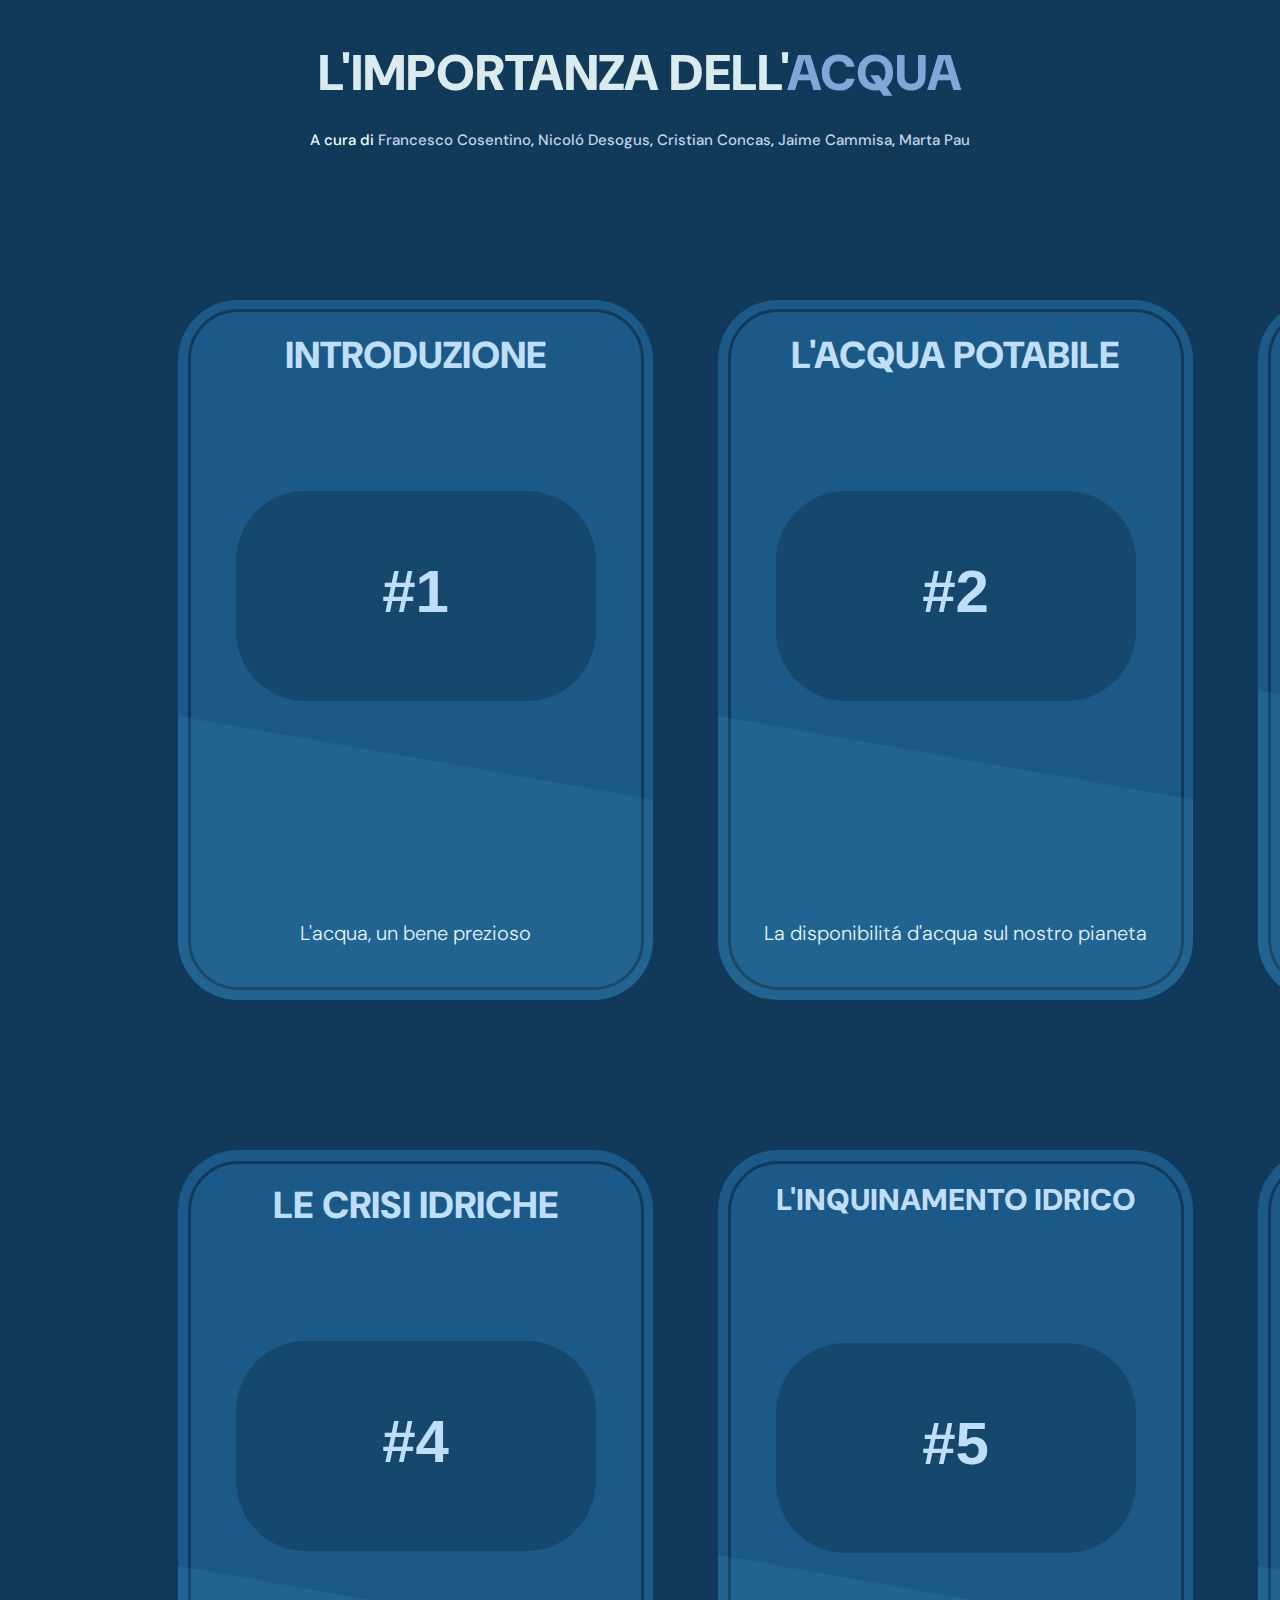
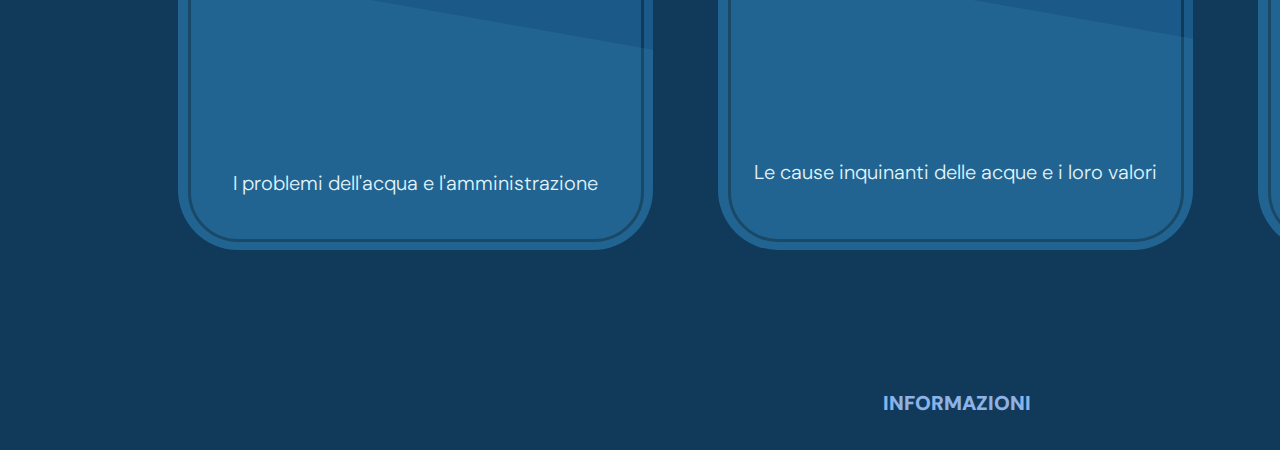
<file: index.html>
<!DOCTYPE html>
<html lang="en">
<head>
    <link rel="stylesheet" href="css/home.css">
    <link rel="preconnect" href="https://fonts.googleapis.com">
    <link rel="preconnect" href="https://fonts.gstatic.com" crossorigin>
    <link href="https://fonts.googleapis.com/css2?family=DM+Sans:ital,opsz,wght@0,9..40,100..1000;1,9..40,100..1000&display=swap" rel="stylesheet">
    <title>Indice | L'acqua</title>
    <link rel="icon" type="image/x-icon" href="img/favicon.ico"/>
</head>
<body>
    <h1>L'IMPORTANZA DELL'<mark>ACQUA</mark></h1>
    <a href="text/info.pdf"><h4>INFORMAZIONI</h4></a>
    <h4>A cura di <mark1>Francesco Cosentino</mark1>, <mark1>Nicoló Desogus</mark1>, <mark1>Cristian Concas</mark1>, <mark1>Jaime Cammisa</mark1>, <mark1>Marta Pau</mark1></h4> 
    <div class="containerintro">
        <h2>INTRODUZIONE</h2>
        <button onclick="r1()">
            <h3>#1</h3>
            <img src="img/arrow.png" alt="arrow">
        </button>
        <p>L'acqua, un bene prezioso</p>
        <div class="oci"></div>
        <div class="ri"></div>
    </div>
    <div class="containerpot">
        <h2>L'ACQUA POTABILE</h2>
        <button onclick="r2()">
            <h3>#2</h3>
            <img src="img/arrow.png" alt="arrow">
        </button>
        <p>La disponibilitá d'acqua sul nostro pianeta</p>
        <div class="oci"></div>
        <div class="ri"></div>
    </div>
    <div class="containercon">
        <h2>CONSERVAZIONE IDRICA</h2>
        <button onclick="r3()">
            <h3>#3</h3>
            <img src="img/arrow.png" alt="arrow">
        </button>
        <p>L'organizzazione delle risorse d'acqua potabile</p>
        <div class="oci"></div>
        <div class="ri"></div>
    </div>
    <div class="containercri">
        <h2>LE CRISI IDRICHE</h2>
        <button onclick="r4()">
            <h3>#4</h3>
            <img src="img/arrow.png" alt="arrow">
        </button>
        <p>I problemi dell'acqua e l'amministrazione</p>
        <div class="oci"></div>
        <div class="ri"></div>
    </div>
    <div class="containerinq">
        <h2>L'INQUINAMENTO IDRICO</h2>
        <button onclick="r5()">
            <h3>#5</h3>
            <img src="img/arrow.png" alt="arrow">
        </button>
        <p>Le cause inquinanti delle acque e i loro valori</p>
        <div class="oci"></div>
        <div class="ri"></div>
    </div>
    <div class="containeredu">
        <h2>EDUCAZIONE CIVICA</h2>
        <button onclick="r6()">
            <h3>#6</h3>
            <img src="img/arrow.png" alt="arrow">
        </button>
        <p>Educazione al rispetto e alla tutela dell'acqua</p>
        <div class="oci"></div>
        <div class="ri"></div>
    </div>
    <div class="footer"></div>
    <script src="js/home.js"></script>
</body>
</html>
</file>
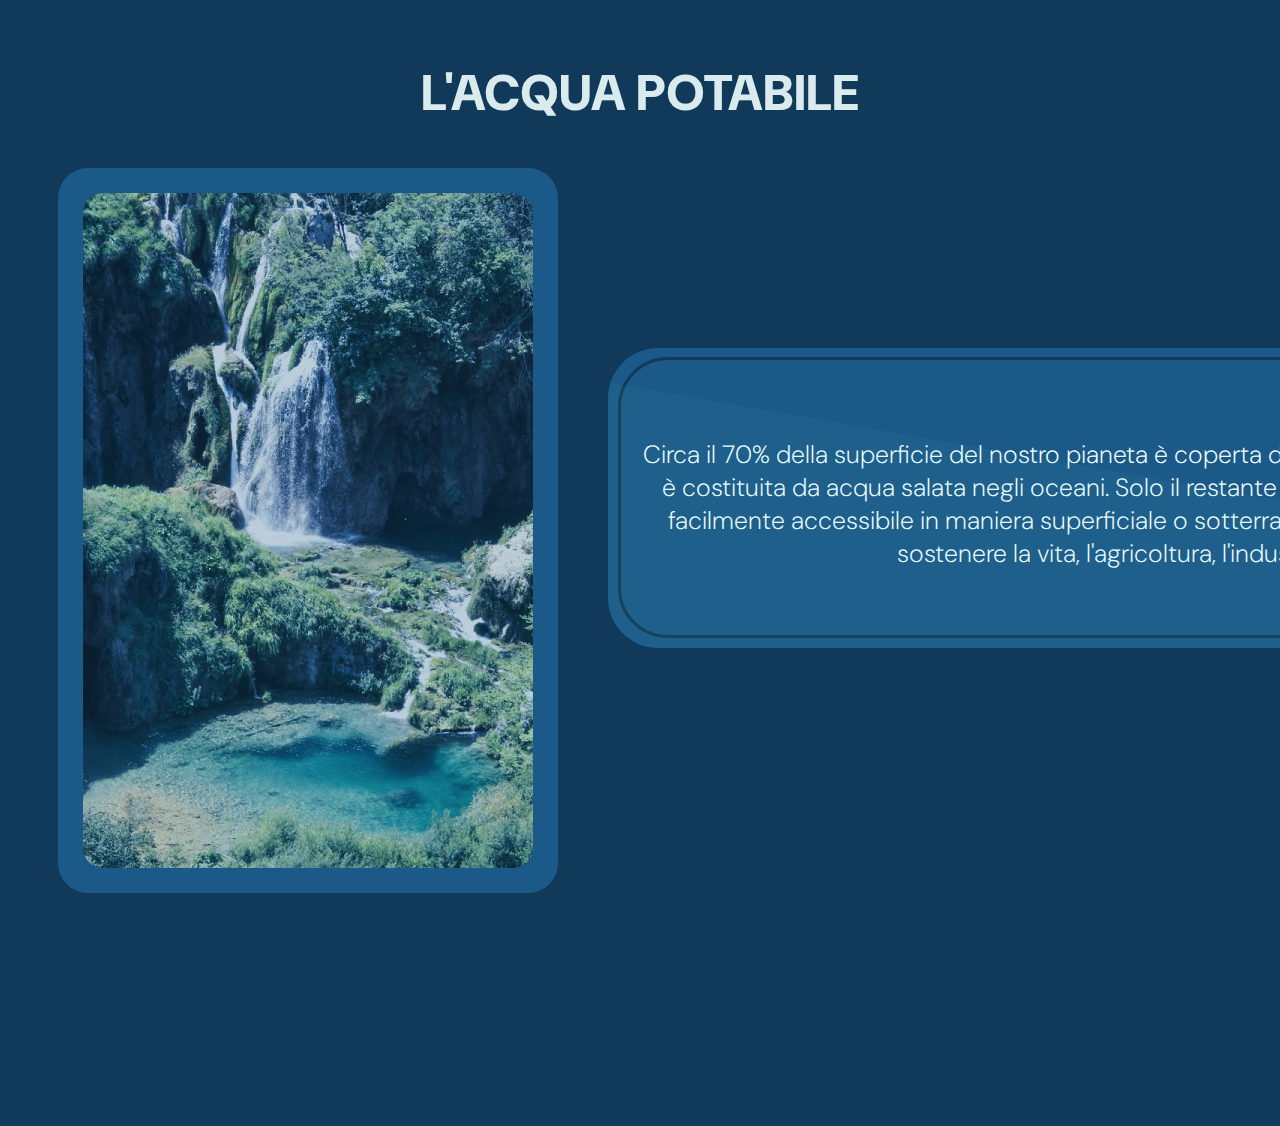
<file: 2.html>
<!DOCTYPE html>
<html lang="en">
<head>
    <link rel="stylesheet" href="css/2.css">
    <link rel="preconnect" href="https://fonts.googleapis.com">
    <link rel="preconnect" href="https://fonts.gstatic.com" crossorigin>
    <link href="https://fonts.googleapis.com/css2?family=DM+Sans:ital,opsz,wght@0,9..40,100..1000;1,9..40,100..1000&display=swap" rel="stylesheet">
    <title>L'acqua potabile | #2</title>
    <link rel="icon" type="image/x-icon" href="img/favicon.ico"/>
</head>
<body>
    <h2>L'ACQUA POTABILE</h2>
    <div class="container">
        <div class="bb"></div>
        <p>Circa il 70% della superficie del nostro pianeta è coperta da acqua, ma la maggior parte di essa, circa il 97%, è costituita da acqua salata negli oceani. Solo il restante 3% è acqua dolce, ma solo un terzo di questa è facilmente accessibile in maniera superficiale o sotterranea. Questa piccola percentuale è cruciale per sostenere la vita, l'agricoltura, l'industria e altre attività umane.</p>
        <div class="oc1"></div>
    </div>
    <div class="imgcon">
        <img src="img/2.jpeg" alt="1">
        <a href="https://images.pexels.com/photos/12827179/pexels-photo-12827179.jpeg?auto=compress&cs=tinysrgb&w=1260&h=750&dpr=1"><h4>Immagine</h4></a>
    </div>
    <div class="footer"></div>
    <script src="js/2.js"></script>
</body>
</html>
</file>
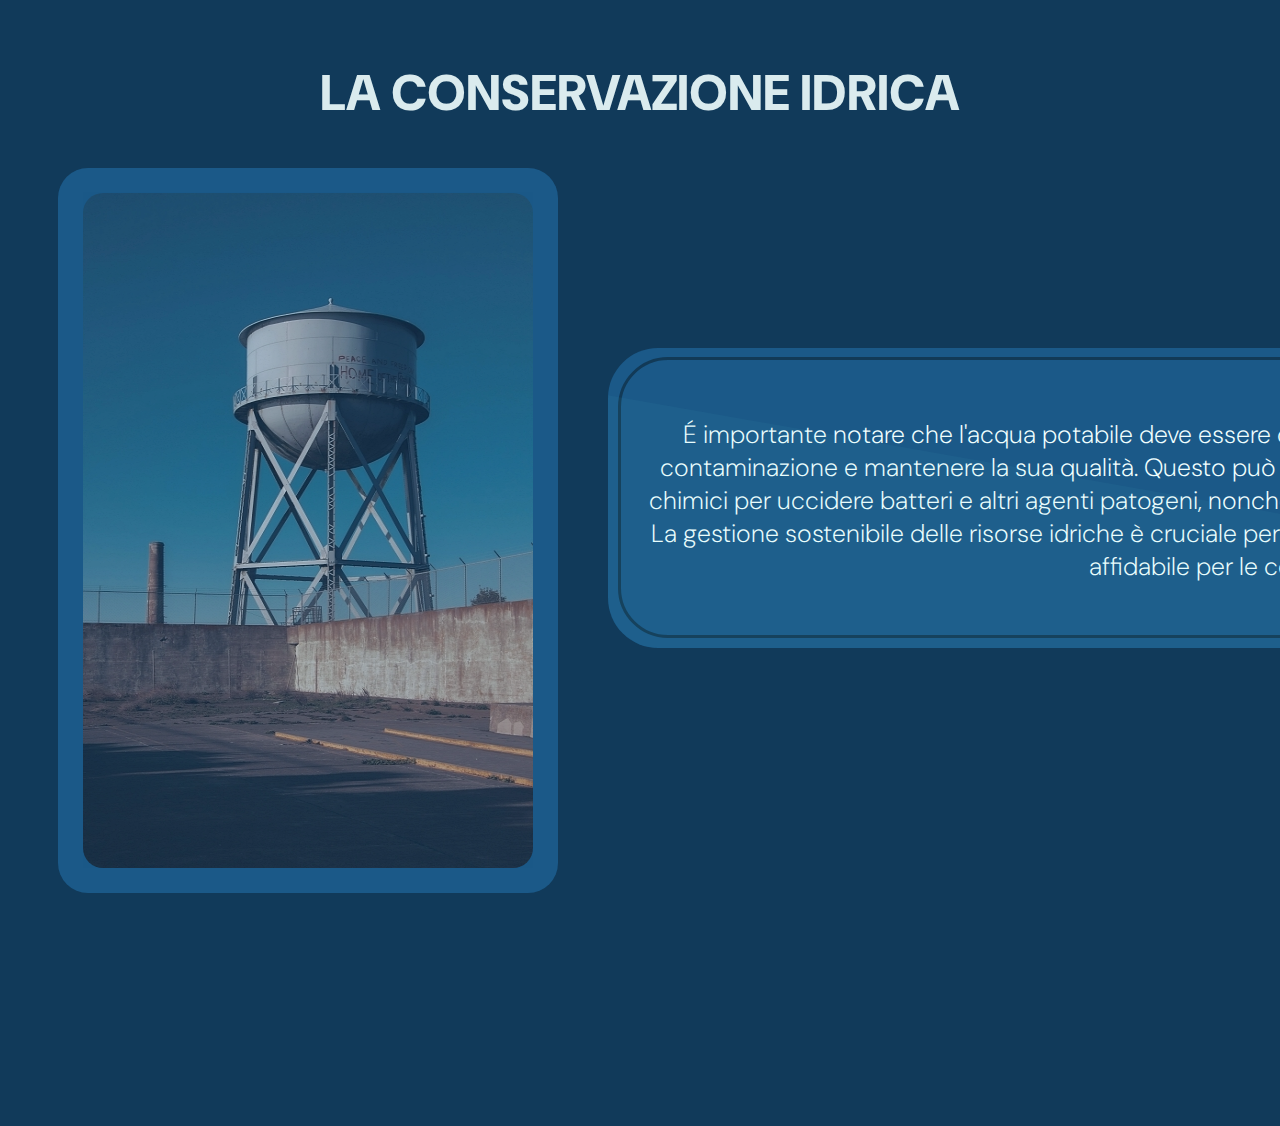
<file: 3.html>
<!DOCTYPE html>
<html lang="en">
<head>
    <link rel="stylesheet" href="css/3.css">
    <link rel="preconnect" href="https://fonts.googleapis.com">
    <link rel="preconnect" href="https://fonts.gstatic.com" crossorigin>
    <link href="https://fonts.googleapis.com/css2?family=DM+Sans:ital,opsz,wght@0,9..40,100..1000;1,9..40,100..1000&display=swap" rel="stylesheet">
    <title>La conservazione dell'acqua | #3</title>
    <link rel="icon" type="image/x-icon" href="img/favicon.ico"/>
</head>
<body>
    <h2>LA CONSERVAZIONE IDRICA</h2>
    <div class="container">
        <div class="bb"></div>
        <p>É importante notare che l'acqua potabile deve essere conservata in modo appropriato per evitare la contaminazione e mantenere la sua qualità. Questo può includere il trattamento dell'acqua con prodotti chimici per uccidere batteri e altri agenti patogeni, nonché la pulizia regolare dei contenitori di stoccaggio. La gestione sostenibile delle risorse idriche è cruciale per garantire un approvvigionamento idrico sicuro e affidabile per le comunità.</p>
        <div class="oc1"></div>
    </div>
    <div class="imgcon">
        <img src="img/3.jpg" alt="1">
        <a href="https://images.pexels.com/photos/17727357/pexels-photo-17727357/free-photo-of-water-tower-in-suburban-area.jpeg"><h4>Immagine</h4></a>
    </div>
    <div class="footer"></div>
    <script src="js/3.js"></script>
</body>
</html>
</file>
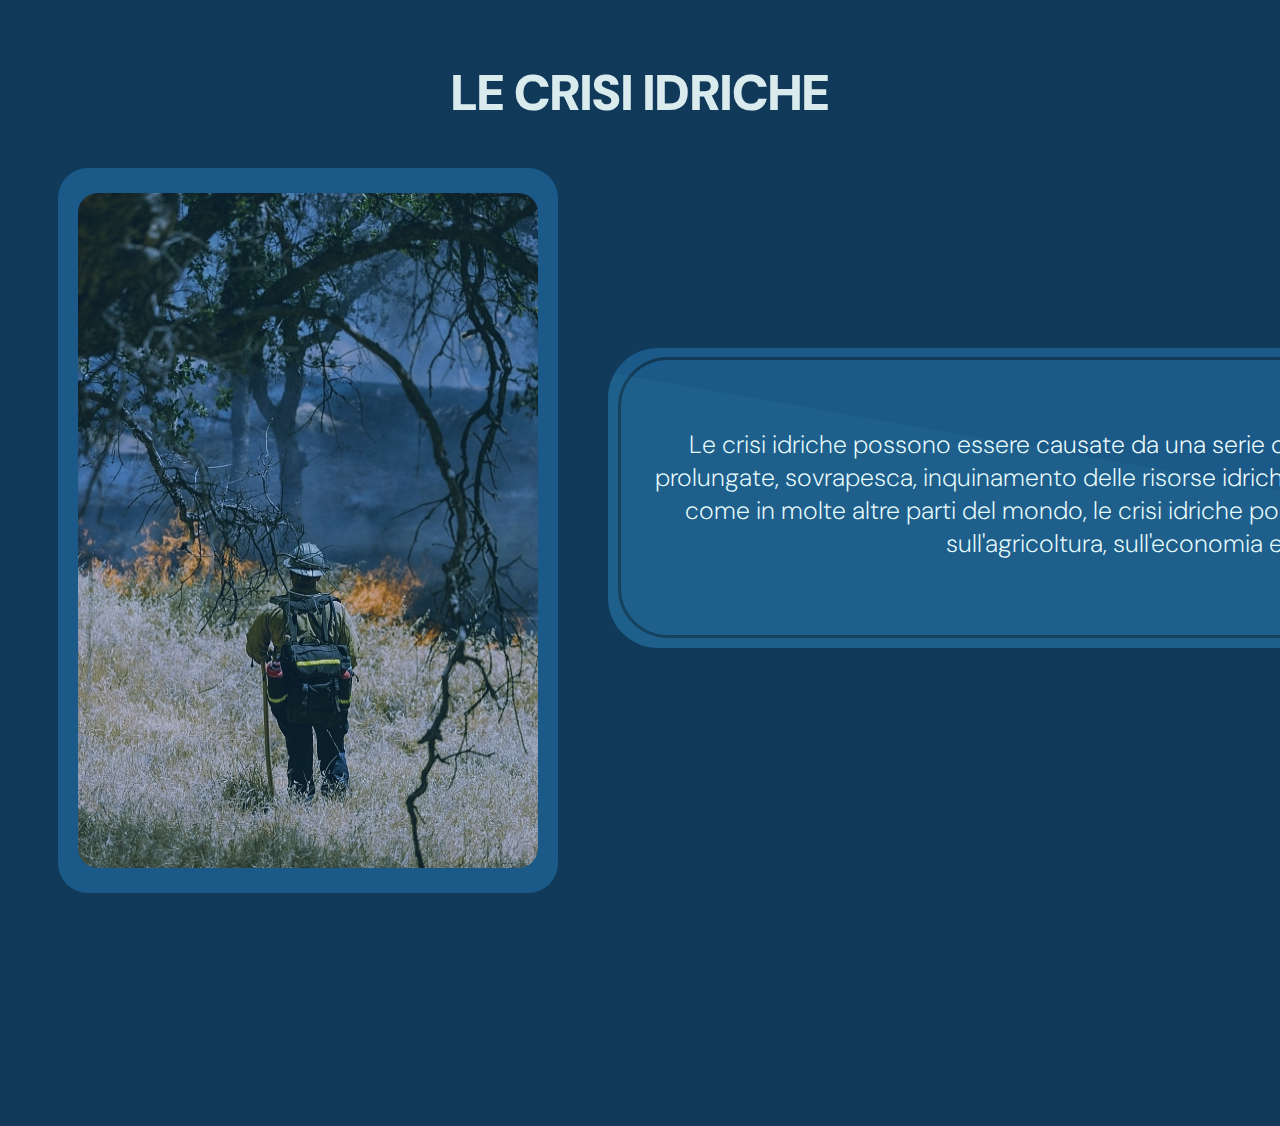
<file: 4.html>
<!DOCTYPE html>
<html lang="en">
<head>
    <link rel="stylesheet" href="css/4.css">
    <link rel="preconnect" href="https://fonts.googleapis.com">
    <link rel="preconnect" href="https://fonts.gstatic.com" crossorigin>
    <link href="https://fonts.googleapis.com/css2?family=DM+Sans:ital,opsz,wght@0,9..40,100..1000;1,9..40,100..1000&display=swap" rel="stylesheet">
    <title>La crisi idrica e come gestirla | #4</title>
    <link rel="icon" type="image/x-icon" href="img/favicon.ico"/>
</head>
<body>
    <h2>LE CRISI IDRICHE</h2>
    <div class="container">
        <div class="bb"></div>
        <p>Le crisi idriche possono essere causate da una serie di fattori, tra cui cambiamenti climatici, siccità prolungate, sovrapesca, inquinamento delle risorse idriche e cattiva gestione delle risorse idriche. In Italia, come in molte altre parti del mondo, le crisi idriche possono avere gravi conseguenze sull'ambiente, sull'agricoltura, sull'economia e sulla salute pubblica.</p>
        <div class="oc1"></div>
    </div>
    <div class="imgcon">
        <img src="img/4.jpg" alt="1">
        <a href="https://images.pexels.com/photos/8553524/pexels-photo-8553524.jpeg?auto=compress&cs=tinysrgb&w=1260&h=750&dpr=1"><h4>Immagine</h4></a>
    </div>
    <div class="footer"></div>
    <script src="js/4.js"></script>
</body>
</html>
</file>
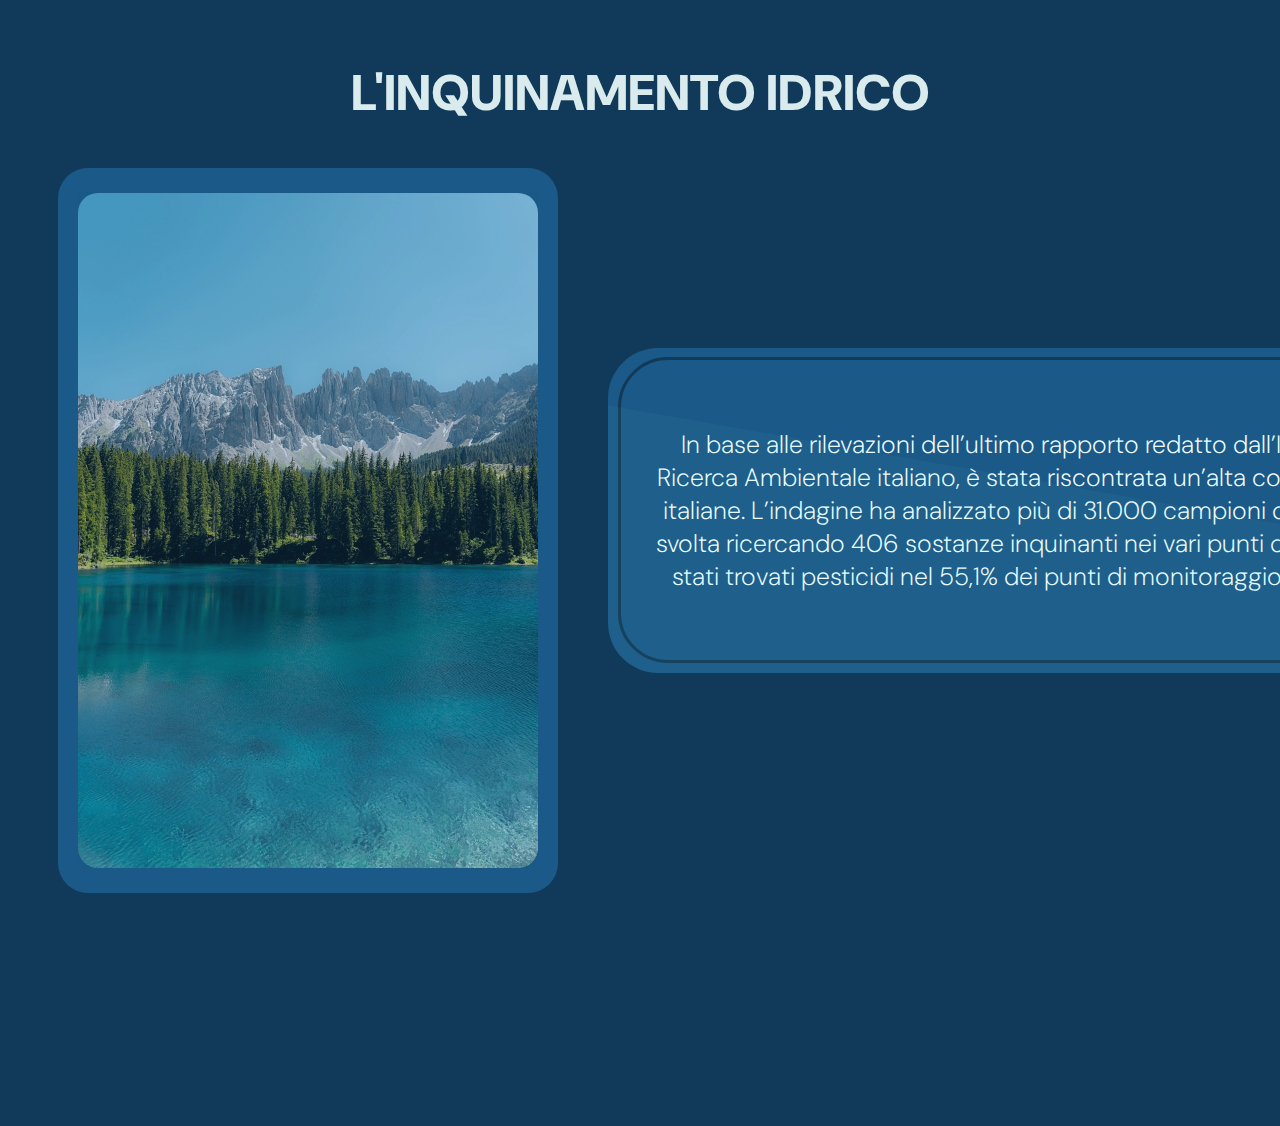
<file: 5.html>
<!DOCTYPE html>
<html lang="en">
<head>
    <link rel="stylesheet" href="css/5.css">
    <link rel="preconnect" href="https://fonts.googleapis.com">
    <link rel="preconnect" href="https://fonts.gstatic.com" crossorigin>
    <link href="https://fonts.googleapis.com/css2?family=DM+Sans:ital,opsz,wght@0,9..40,100..1000;1,9..40,100..1000&display=swap" rel="stylesheet">
    <title>L'inquinamento delle acque | #5</title>
    <link rel="icon" type="image/x-icon" href="img/favicon.ico"/>
</head>
<body>
    <h2>L'INQUINAMENTO IDRICO</h2>
    <div class="container">
        <div class="bb"></div>
        <p>In base alle rilevazioni dell’ultimo rapporto redatto dall’ISPRA, l’Istituto Superiore per la Protezione e la Ricerca Ambientale italiano, è stata riscontrata un’alta concentrazione di pesticidi ed erbicidi nelle acque italiane. L’indagine ha analizzato più di 31.000 campioni di acque di tutto il territorio nazionale ed è stata svolta ricercando 406 sostanze inquinanti nei vari punti di campionamento. Nelle acque superficiali sono stati trovati pesticidi nel 55,1% dei punti di monitoraggio, e nelle acque sotterranee nel 23,3% dei punti.</p>
        <div class="oc1"></div>
    </div>
    <div class="imgcon">
        <img src="img/5.jpg" alt="1">
        <a href="https://images.pexels.com/photos/5281278/pexels-photo-5281278.jpeg?auto=compress&cs=tinysrgb&w=1260&h=750&dpr=1"><h4>Immagine</h4></a>
    </div>
    <div class="footer"></div>
    <script src="js/5.js"></script>
</body>
</html>
</file>
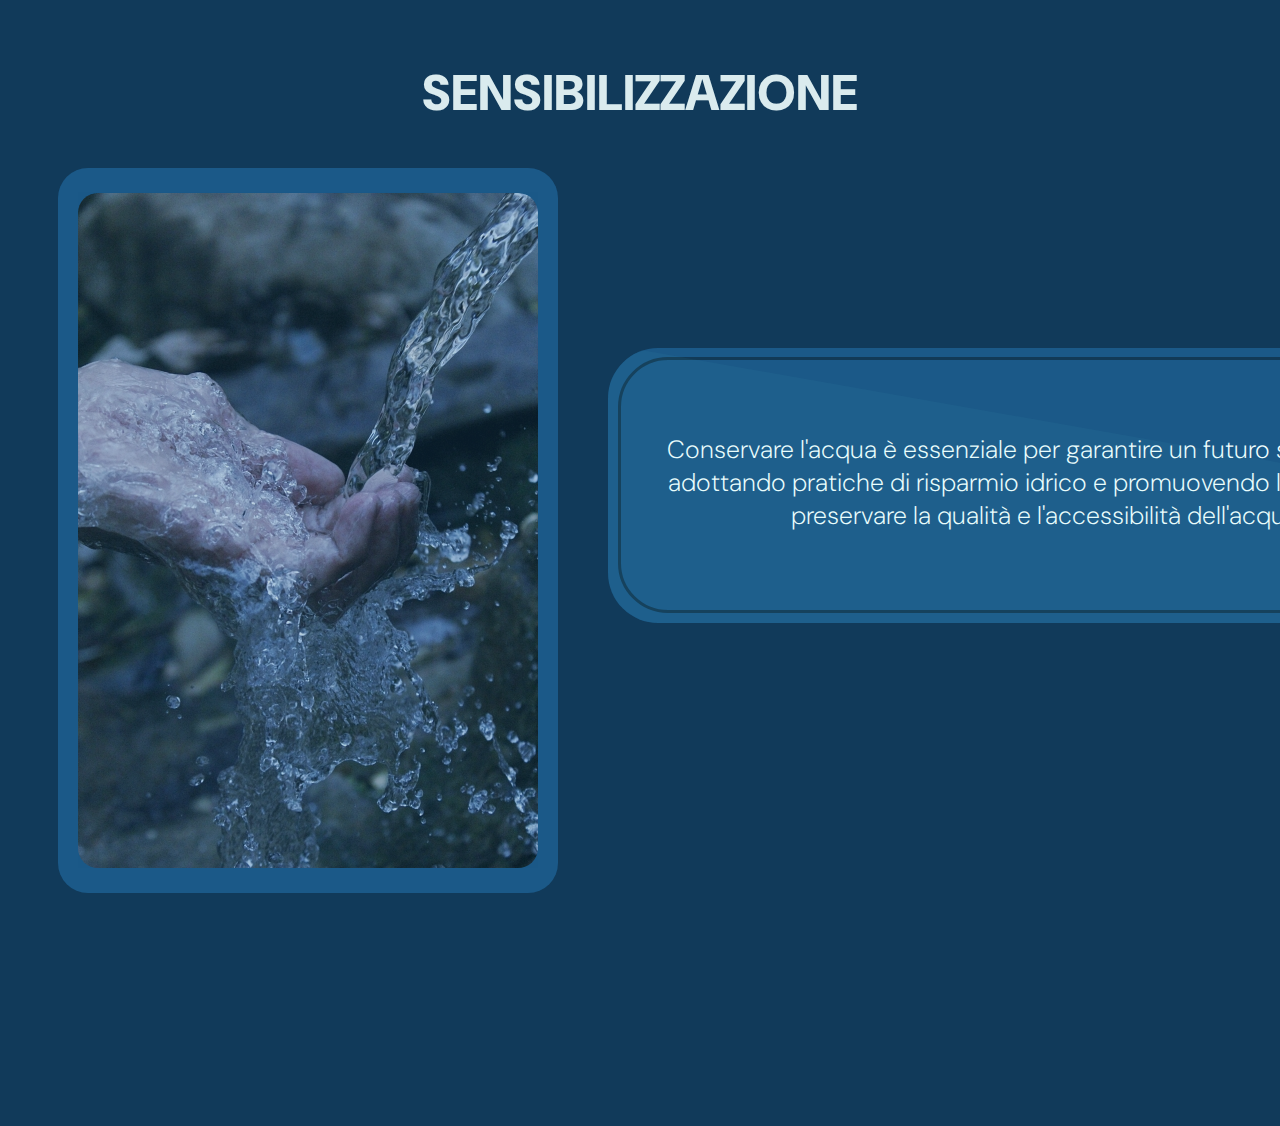
<file: 6.html>
<!DOCTYPE html>
<html lang="en">
<head>
    <link rel="stylesheet" href="css/6.css">
    <link rel="preconnect" href="https://fonts.googleapis.com">
    <link rel="preconnect" href="https://fonts.gstatic.com" crossorigin>
    <link href="https://fonts.googleapis.com/css2?family=DM+Sans:ital,opsz,wght@0,9..40,100..1000;1,9..40,100..1000&display=swap" rel="stylesheet">
    <title>Sensibilizzazione | #6</title>
    <link rel="icon" type="image/x-icon" href="img/favicon.ico"/>
</head>
<body>
    <h2>SENSIBILIZZAZIONE</h2>
    <div class="container">
        <div class="bb"></div>
        <p>Conservare l'acqua è essenziale per garantire un futuro sostenibile. Ognuno di noi può fare la differenza adottando pratiche di risparmio idrico e promuovendo la tutela delle risorse idriche. Insieme possiamo preservare la qualità e l'accessibilità dell'acqua potabile per le generazioni future.</p>
        <div class="oc1"></div>
    </div>
    <div class="imgcon">
        <img src="img/6.jpg" alt="1">
        <a href="https://images.pexels.com/photos/66346/pexels-photo-66346.jpeg?auto=compress&cs=tinysrgb&w=1260&h=750&dpr=1"><h4>Immagine</h4></a>
    </div>
    <div class="footer"></div>
    <script src="js/6.js"></script>
</body>
</html>
</file>
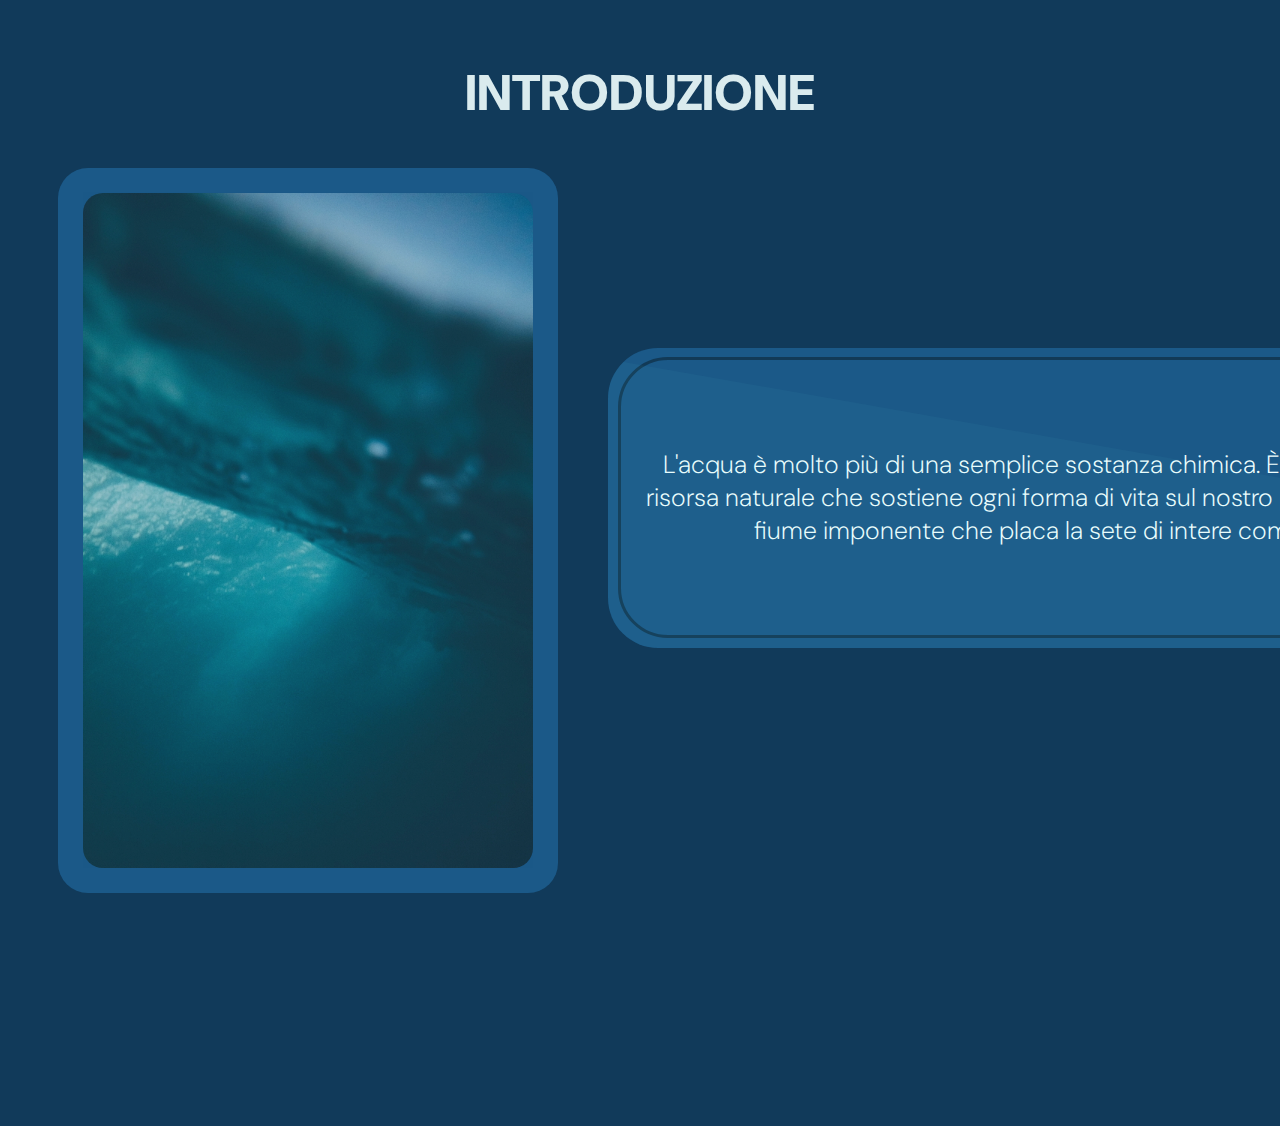
<file: introduzione.html>
<!DOCTYPE html>
<html lang="en">
<head>
    <link rel="stylesheet" href="css/1.css">
    <link rel="preconnect" href="https://fonts.googleapis.com">
    <link rel="preconnect" href="https://fonts.gstatic.com" crossorigin>
    <link href="https://fonts.googleapis.com/css2?family=DM+Sans:ital,opsz,wght@0,9..40,100..1000;1,9..40,100..1000&display=swap" rel="stylesheet">
    <title>Introduzione | #1</title>
    <link rel="icon" type="image/x-icon" href="img/favicon.ico"/>
</head>
<body>
    <h2>INTRODUZIONE</h2>
    <div class="container">
        <div class="bb"></div>
        <p>L'acqua è molto più di una semplice sostanza chimica. È il cuore pulsante della vita stessa, un'essenziale risorsa naturale che sostiene ogni forma di vita sul nostro pianeta. Dalla minima goccia che nutre un fiore al fiume imponente che placa la sete di intere comunità, l'acqua è la linfa vitale della Terra.</p>
        <div class="oc1"></div>
    </div>
    <div class="imgcon">
        <img src="img/1.jpeg" alt="1">
        <a href="img/1.jpeg"><h4>Immagine</h4></a>
    </div>
    <div class="footer"></div>
    <script src="js/intro.js"></script>
</body>
</html>
</file>
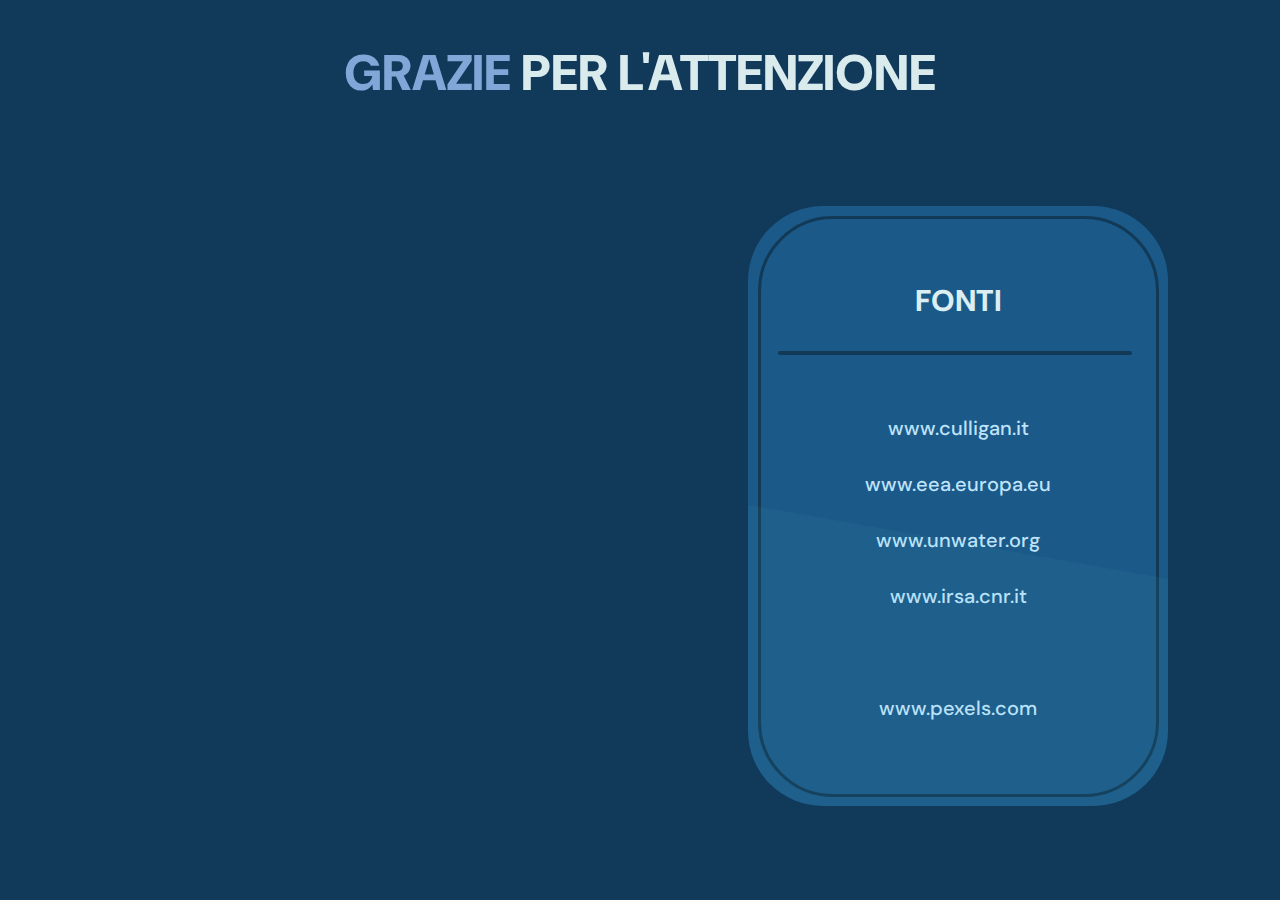
<file: r.html>
<!DOCTYPE html>
<html lang="en">
<head>
    <link rel="stylesheet" href="css/r.css">
    <link rel="preconnect" href="https://fonts.googleapis.com">
    <link rel="preconnect" href="https://fonts.gstatic.com" crossorigin>
    <link href="https://fonts.googleapis.com/css2?family=DM+Sans:ital,opsz,wght@0,9..40,100..1000;1,9..40,100..1000&display=swap" rel="stylesheet">
    <title>Grazie!</title>
    <link rel="icon" type="image/x-icon" href="img/favicon.ico"/>
</head>
<body>
    <h1><mark>GRAZIE</mark> PER L'ATTENZIONE</h1>
    <div class="c">
        <h2>FONTI</h2>
        <li>
            <ul>www.culligan.it</ul>
            <ul>www.eea.europa.eu</ul>
            <ul>www.unwater.org</ul>
            <ul>www.irsa.cnr.it</ul>
            <ul><br></ul>
            <ul>www.pexels.com</ul>
        </li>
        <hr>
        <div class="b"></div>
        <div class="oci"></div>
    </div>
    <script src="js/r.js"></script>
</body>
</html>
</file>
<file: css/home.css>
body{
    background-color: rgb(17, 58, 90);
    overflow-x: hidden;
    align-items: center;
    text-align: center;
    font-family: 'DM Sans', sans-serif;
    transition: all 0.4s ease;
}

::selection   {
    background: rgb(23, 80, 123);
    color: rgb(151, 214, 206);
}

::-webkit-scrollbar {
    width: 9px;
    background-color: rgb(23, 80, 123);
    height: 1px;
    border-radius: 12px;
}
  
::-webkit-scrollbar-thumb {
    background: rgb(38, 96, 151);
    border-radius: 15px;
}

::-webkit-scrollbar-thumb:hover {
    background: rgb(38, 96, 151);
    border-radius: 15px;
}

mark{
    color: rgb(141, 179, 230);
    background-color: transparent;
}

mark1 {
    color: rgb(194, 211, 233);
    background-color: transparent;
}

h1 {
    font-size: 50px;
    color: azure;
    animation: txt1 0.6s;
    opacity: 0.9;
    margin-top: 40px;
    font-weight: 900;
}

h4 {
    font-size: 15px;
    color: azure;
    font-weight: 500;
    margin-top: -10px;
    animation: txt2 0.7s;
}

a{
    text-decoration: none;
}

a h4{
    font-size: 20px;
    position: absolute;
    animation: txt2 1s;
    text-align: center;
    margin-top: 1850px;
    margin-left: 875px;
    font-weight: 900;
    color: rgb(141, 179, 230);
}

a h4:hover{
    color: rgb(161, 192, 232);
}

.containerintro {
    font-size: 25px;
    color: rgb(191, 222, 249);
    background-color: rgb(27, 89, 136);
    height: 700px;
    width: 475px;
    border-radius: 60px;
    margin-left: 170px;
    margin-top: 150px;
    overflow: hidden;
    animation: op1 1s;
    font-weight: 300;
    transition: all 0.4s ease;
}

.containerintro:hover{
    transform: scale(1.05);
}

.containerintro h2{
    font-weight: 900;
}

.containerintro p{
    color: aliceblue;
    font-size: 20px;
    margin-top: 540px;
}

.containerintro .oci{
    height: 500px;
    width: 650px;
    background-color: rgb(94, 208, 221);
    transform: rotate(10deg);
    margin-top: -210px;
    margin-left: -120px;
    position: static;
    animation: oscillate1 4.5s infinite alternate;
    opacity: 0.1;
}

.containerintro .ri{
    height: 675px;
    width: 450px;
    background-color: transparent;
    border: 3px solid rgb(17, 58, 90);
    margin-top: -947px;
    border-radius: 50px;
    margin-left: 10px;
    transition: all 0.5s ease;
    pointer-events: none;
}

.containerintro button{
    height: 210px;
    width: 360px;
    background-color: rgb(22, 72, 110);
    border-radius: 70px;
    margin-top: 80px;
    margin-left: -180px;
    opacity: 1;
    position: absolute;
    border: none;
    transition: all 0.6s ease;
    overflow: hidden;
}

.containerintro button h3{
    transition: all 0.4s ease;
    font-size: 60px;
    color: rgb(191, 222, 249);
    margin-top: 65px;
}

.containerintro button img{
    filter: drop-shadow(0px 0px 4px rgb(19, 44, 63));
    margin-top: 40px;
    transition: all 0.5s ease;
}

.containerintro button:hover{
    transform: scale(1.05);
}

.containerintro button:hover img{
    transform: translateY(-200px);
}

.containerintro button:hover h3{
    transform: translateY(-140px);
}

.containerintro button:active{
    transform: scale(0.95);
    background-color: rgb(14, 45, 68);
}

.containerpot {
    font-size: 25px;
    color: rgb(191, 222, 249);
    background-color: rgb(27, 89, 136);
    height: 700px;
    width: 475px;
    border-radius: 60px;
    margin-left: 710px;
    margin-top: -700px;
    overflow: hidden;
    animation: op1 1s;
    font-weight: 300;
    transition: all 0.4s ease;
    position: absolute;
}

.containerpot:hover{
    transform: scale(1.05);
}

.containerpot h2{
    font-weight: 900;
}

.containerpot p{
    color: aliceblue;
    font-size: 20px;
    margin-top: 540px;
}

.containerpot .oci{
    height: 500px;
    width: 650px;
    background-color: rgb(94, 208, 221);
    transform: rotate(10deg);
    margin-top: -210px;
    margin-left: -120px;
    position: static;
    animation: oscillate2 4.5s infinite alternate;
    opacity: 0.1;
}

.containerpot .ri{
    height: 675px;
    width: 450px;
    background-color: transparent;
    border: 3px solid rgb(17, 58, 90);
    margin-top: -947px;
    border-radius: 50px;
    margin-left: 10px;
    transition: all 0.5s ease;
    pointer-events: none;
}

.containerpot button{
    height: 210px;
    width: 360px;
    background-color: rgb(22, 72, 110);
    border-radius: 70px;
    margin-top: 80px;
    margin-left: -180px;
    opacity: 1;
    position: absolute;
    border: none;
    transition: all 0.6s ease;
    overflow: hidden;
}

.containerpot button h3{
    transition: all 0.4s ease;
    font-size: 60px;
    color: rgb(191, 222, 249);
    margin-top: 65px;
}

.containerpot button img{
    filter: drop-shadow(0px 0px 4px rgb(19, 44, 63));
    margin-top: 40px;
    transition: all 0.5s ease;
}

.containerpot button:hover{
    transform: scale(1.05);
}

.containerpot button:hover img{
    transform: translateY(-200px);
}

.containerpot button:hover h3{
    transform: translateY(-140px);
}

.containerpot button:active{
    transform: scale(0.95);
    background-color: rgb(14, 45, 68);
}

.containercon {
    font-size: 24px;
    color: rgb(191, 222, 249);
    background-color: rgb(27, 89, 136);
    height: 700px;
    width: 475px;
    border-radius: 60px;
    margin-left: 1250px;
    margin-top: -700px;
    overflow: hidden;
    animation: op1 1s;
    font-weight: 300;
    transition: all 0.4s ease;
}

.containercon:hover{
    transform: scale(1.05);
}

.containercon h2{
    font-weight: 900;
}

.containercon p{
    color: aliceblue;
    font-size: 20px;
    margin-top: 540px;
}

.containercon .oci{
    height: 500px;
    width: 950px;
    background-color: rgb(94, 208, 221);
    transform: rotate(10deg);
    margin-top: -205px;
    margin-left: -120px;
    position: static;
    animation: oscillate1 4.5s infinite alternate;
    opacity: 0.1;
}

.containercon .ri{
    height: 675px;
    width: 450px;
    background-color: transparent;
    border: 3px solid rgb(17, 58, 90);
    margin-top: -949px;
    border-radius: 50px;
    margin-left: 10px;
    transition: all 0.5s ease;
    pointer-events: none;
}

.containercon button{
    height: 210px;
    width: 360px;
    background-color: rgb(22, 72, 110);
    border-radius: 70px;
    margin-top: 80px;
    margin-left: -180px;
    opacity: 1;
    position: absolute;
    border: none;
    transition: all 0.6s ease;
    overflow: hidden;
}

.containercon button h3{
    transition: all 0.4s ease;
    font-size: 60px;
    color: rgb(191, 222, 249);
    margin-top: 65px;
}

.containercon button img{
    filter: drop-shadow(0px 0px 4px rgb(19, 44, 63));
    margin-top: 40px;
    transition: all 0.5s ease;
}

.containercon button:hover{
    transform: scale(1.05);
}

.containercon button:hover img{
    transform: translateY(-200px);
}

.containercon button:hover h3{
    transform: translateY(-140px);
}

.containercon button:active{
    transform: scale(0.95);
    background-color: rgb(14, 45, 68);
}

.containercri {
    font-size: 25px;
    color: rgb(191, 222, 249);
    background-color: rgb(27, 89, 136);
    height: 700px;
    width: 475px;
    border-radius: 60px;
    margin-left: 170px;
    margin-top: 150px;
    overflow: hidden;
    animation: op1 1s;
    font-weight: 300;
    transition: all 0.4s ease;
}

.containercri:hover{
    transform: scale(1.05);
}

.containercri h2{
    font-weight: 900;
}

.containercri p{
    color: aliceblue;
    font-size: 20px;
    margin-top: 540px;
}

.containercri .oci{
    height: 500px;
    width: 650px;
    background-color: rgb(94, 208, 221);
    transform: rotate(10deg);
    margin-top: -210px;
    margin-left: -120px;
    position: static;
    animation: oscillate2 4.5s infinite alternate;
    opacity: 0.1;
}

.containercri .ri{
    height: 675px;
    width: 450px;
    background-color: transparent;
    border: 3px solid rgb(17, 58, 90);
    margin-top: -945px;
    border-radius: 50px;
    margin-left: 10px;
    transition: all 0.5s ease;
    pointer-events: none;
}

.containercri button{
    height: 210px;
    width: 360px;
    background-color: rgb(22, 72, 110);
    border-radius: 70px;
    margin-top: 80px;
    margin-left: -180px;
    opacity: 1;
    position: absolute;
    border: none;
    transition: all 0.6s ease;
    overflow: hidden;
}

.containercri button h3{
    transition: all 0.4s ease;
    font-size: 60px;
    color: rgb(191, 222, 249);
    margin-top: 65px;
}

.containercri button img{
    filter: drop-shadow(0px 0px 4px rgb(19, 44, 63));
    margin-top: 40px;
    transition: all 0.5s ease;
}

.containercri button:hover{
    transform: scale(1.05);
}

.containercri button:hover img{
    transform: translateY(-200px);
}

.containercri button:hover h3{
    transform: translateY(-140px);
}

.containercri button:active{
    transform: scale(0.95);
    background-color: rgb(14, 45, 68);
}

.containerinq {
    font-size: 20px;
    color: rgb(191, 222, 249);
    background-color: rgb(27, 89, 136);
    height: 700px;
    width: 475px;
    border-radius: 60px;
    margin-left: 710px;
    margin-top: -700px;
    overflow: hidden;
    animation: op1 1s;
    font-weight: 300;
    transition: all 0.4s ease;
}

.containerinq:hover{
    transform: scale(1.05);
}

.containerinq h2{
    font-weight: 900;
    margin-top: 30px;
}

.containerinq p{
    color: aliceblue;
    font-size: 20px;
    margin-top: 540px;
}

.containerinq .oci{
    height: 500px;
    width: 650px;
    background-color: rgb(94, 208, 221);
    transform: rotate(10deg);
    margin-top: -210px;
    margin-left: -120px;
    position: static;
    animation: oscillate1 4.5s infinite alternate;
    opacity: 0.1;
}

.containerinq .ri{
    height: 675px;
    width: 450px;
    background-color: transparent;
    border: 3px solid rgb(17, 58, 90);
    margin-top: -934px;
    border-radius: 50px;
    margin-left: 10px;
    transition: all 0.5s ease;
    pointer-events: none;
}

.containerinq button{
    height: 210px;
    width: 360px;
    background-color: rgb(22, 72, 110);
    border-radius: 70px;
    margin-top: 100px;
    margin-left: -180px;
    opacity: 1;
    position: absolute;
    border: none;
    transition: all 0.6s ease;
    overflow: hidden;
}

.containerinq button h3{
    transition: all 0.4s ease;
    font-size: 60px;
    color: rgb(191, 222, 249);
    margin-top: 65px;
}

.containerinq button img{
    filter: drop-shadow(0px 0px 4px rgb(19, 44, 63));
    margin-top: 40px;
    transition: all 0.5s ease;
}

.containerinq button:hover{
    transform: scale(1.05);
}

.containerinq button:hover img{
    transform: translateY(-200px);
}

.containerinq button:hover h3{
    transform: translateY(-140px);
}

.containerinq button:active{
    transform: scale(0.95);
    background-color: rgb(14, 45, 68);
}

.containeredu {
    font-size: 25px;
    color: rgb(191, 222, 249);
    background-color: rgb(27, 89, 136);
    height: 700px;
    width: 475px;
    border-radius: 60px;
    margin-left: 1250px;
    margin-top: -700px;
    overflow: hidden;
    animation: op1 1s;
    font-weight: 300;
    transition: all 0.4s ease;
}

.containeredu:hover{
    transform: scale(1.05);
}

.containeredu h2{
    font-weight: 900;
}

.containeredu p{
    color: aliceblue;
    font-size: 20px;
    margin-top: 540px;
}

.containeredu .oci{
    height: 500px;
    width: 650px;
    background-color: rgb(94, 208, 221);
    transform: rotate(10deg);
    margin-top: -210px;
    margin-left: -120px;
    position: static;
    animation: oscillate2 4.5s infinite alternate;
    opacity: 0.1;
}

.containeredu .ri{
    height: 675px;
    width: 450px;
    background-color: transparent;
    border: 3px solid rgb(17, 58, 90);
    margin-top: -945px;
    border-radius: 50px;
    margin-left: 10px;
    transition: all 0.5s ease;
    pointer-events: none;
}

.containeredu button{
    height: 210px;
    width: 360px;
    background-color: rgb(22, 72, 110);
    border-radius: 70px;
    margin-top: 80px;
    margin-left: -180px;
    opacity: 1;
    position: absolute;
    border: none;
    transition: all 0.6s ease;
    overflow: hidden;
}

.containeredu button h3{
    transition: all 0.4s ease;
    font-size: 60px;
    color: rgb(191, 222, 249);
    margin-top: 65px;
}

.containeredu button img{
    filter: drop-shadow(0px 0px 4px rgb(19, 44, 63));
    margin-top: 40px;
    transition: all 0.5s ease;
}

.containeredu button:hover{
    transform: scale(1.05);
}

.containeredu button:hover img{
    transform: translateY(-200px);
}

.containeredu button:hover h3{
    transform: translateY(-140px);
}

.containeredu button:active{
    transform: scale(0.95);
    background-color: rgb(14, 45, 68);
}

.footer{
    margin-top: 200px;
}

@keyframes op1 {
    from {
        opacity: 0;
    }
    to {
        opacity: 1;
    }
}

@keyframes op2 {
    from {
        opacity: 0;
    }
    to {
        opacity: 1;
    }
}

@keyframes op3 {
    from {
        opacity: 0;
    }
    to {
        opacity: 1;
    }
}

@keyframes oscillate1 {
    from {
        transform: translateY(0) rotate(8deg);
    }
    to {
        transform: translateY(30px) rotate(-10deg);
    }
}

@keyframes oscillate2 {
    from {
        transform: translateY(0) rotate(-10deg);
    }
    to {
        transform: translateY(30px) rotate(9deg);
    }
}

@keyframes oscillate3 {
    from {
        transform: translateY(0) rotate(11deg);
    }
    to {
        transform: translateY(20px) rotate(-12deg);
    }
}

@keyframes txt1 {
    from {
        transform: translateY(-100px);
        opacity: 0;
    }
    to {
        transform: translateY(0px);
        opacity: 0.9;
    }
}

@keyframes txt2 {
    from {
        opacity: 0;
    }
    to {
        opacity: 1;
    }
}

@keyframes bba {
    0% {
        border: 2px solid rgb(222, 134, 240);
    }
    50% {
        border: 2px solid rgb(85, 169, 221);
    }
    100% {
        border: 2px solid rgb(70, 144, 115);
    }
}

@keyframes bba2 {
    0% {
        border: 2px solid rgb(222, 134, 240);
        opacity: 0.5;
    }
    50% {
        border: 2px solid rgb(85, 169, 221);
        opacity: 0.5;
    }
    100% {
        border: 2px solid rgb(70, 144, 115);
        opacity: 0.5;
    }
}
</file>
<file: css/2.css>
body{
    background-color: rgb(17, 58, 90);
    overflow-x: hidden;
    align-items: center;
    text-align: center;
    font-family: 'DM Sans', sans-serif;
    transition: all 0.4s ease;
}

::selection   {
    background: rgb(23, 80, 123);
    color: rgb(151, 214, 206);
}

::-webkit-scrollbar {
    width: 9px;
    background-color: rgb(23, 80, 123);
    height: 1px;
    border-radius: 12px;
}
  
::-webkit-scrollbar-thumb {
    background: rgb(38, 96, 151);
    border-radius: 15px;
}

::-webkit-scrollbar-thumb:hover {
    background: rgb(38, 96, 151);
    border-radius: 15px;
}

mark{
    color: rgb(141, 179, 230);
    background-color: transparent;
}

mark1 {
    color: rgb(194, 211, 233);
    background-color: transparent;
}

h2 {
    font-size: 50px;
    color: azure;
    animation: txt1 0.6s;
    opacity: 0.9;
    margin-top: 60px;
    font-weight: 900;
}

.imgcon{
    height: 725px;
    width: 500px;
    background-color: rgb(27, 89, 136);
    overflow: hidden;
    border-radius: 30px;
    animation: img1 0.9s;
    position: absolute;
    margin-left: 50px;
    transition: all 0.4s ease;
}

img{
    border-radius: 20px;
    margin-top: 25px;
    transition: all 0.4s ease;
    opacity: 0.7;
}

.imgcon:hover img{
    transform: scale(1.2);
    opacity: 0.3;
}

.imgcon a{
    text-decoration: none;
}

.imgcon a h4{
    opacity: 0;
    transition: all 0.5s ease;
    margin-top: 100px;
    font-size: 30px;
    color: azure;
}

.imgcon:hover a h4{
    opacity: 0.9;
    transform: translateY(-480px);
}

.imgcon a h4:hover{
    color: rgb(154, 202, 238);
}

.imgcon a h4 h3{
    font-size: 20px;
    opacity: 0;
    transform: all 0.3s ease;
    margin-top: -1000px;
    color: black;
}

.imgcon a h4:hover h3{
    opacity: 1;
}

.container{
    height: 300px;
    width: 1250px;
    background-color: rgb(27, 89, 136);
    border-radius: 50px;
    position: absolute;
    margin-left: 600px;
    animation: img2 1s;
    margin-top: 180px;
    overflow: hidden;
}

.container p{
    margin-top: -200px;
    width: 95%;
    text-align: center;
    margin-left: 30px;
    font-size: 25px;
    color: azure;
    font-weight: 250;
}

.container .bb{
    height: 275px;
    width: 1225px;
    background-color: transparent;
    border: 3px solid rgb(18, 58, 87);
    border-radius: 50px;
    margin-top: 9px;
    margin-left: 10px;
}

.container .oc1{
    height: 800px;
    width: 1450px;
    background-color: rgb(94, 208, 221);
    transform: rotate(10deg);
    margin-top: -100px;
    margin-left: -120px;
    position: static;
    animation: oscillate1 4.5s infinite alternate;
    opacity: 0.05;
}

.footer{
    margin-top: 1000px;
}
@keyframes op1 {
    from {
        opacity: 0;
    }
    to {
        opacity: 1;
    }
}

@keyframes op2 {
    from {
        opacity: 0;
    }
    to {
        opacity: 1;
    }
}

@keyframes op3 {
    from {
        opacity: 0;
    }
    to {
        opacity: 1;
    }
}

@keyframes oscillate1 {
    from {
        transform: translateY(0) rotate(5deg);
    }
    to {
        transform: translateY(10px) rotate(-5deg);
    }
}

@keyframes oscillate2 {
    from {
        transform: translateY(0) rotate(-10deg);
    }
    to {
        transform: translateY(30px) rotate(9deg);
    }
}

@keyframes oscillate3 {
    from {
        transform: translateY(0) rotate(11deg);
    }
    to {
        transform: translateY(20px) rotate(-12deg);
    }
}

@keyframes txt1 {
    from {
        transform: translateY(-100px);
        opacity: 0;
    }
    to {
        transform: translateY(0px);
        opacity: 0.9;
    }
}

@keyframes txt2 {
    from {
        opacity: 0;
    }
    to {
        opacity: 1;
    }
}

@keyframes bba {
    0% {
        border: 2px solid rgb(222, 134, 240);
    }
    50% {
        border: 2px solid rgb(85, 169, 221);
    }
    100% {
        border: 2px solid rgb(70, 144, 115);
    }
}

@keyframes bba2 {
    0% {
        border: 2px solid rgb(222, 134, 240);
        opacity: 0.5;
    }
    50% {
        border: 2px solid rgb(85, 169, 221);
        opacity: 0.5;
    }
    100% {
        border: 2px solid rgb(70, 144, 115);
        opacity: 0.5;
    }
}


@keyframes img1{
    from{
        transform: translateX(-600px);
    }
    to{
        transform: translateX(0px);
    }
}


@keyframes img2{
    from{
        transform: translateX(1600px);
    }
    to{
        transform: translateX(0px);
    }
}
</file>
<file: css/3.css>
body{
    background-color: rgb(17, 58, 90);
    overflow-x: hidden;
    align-items: center;
    text-align: center;
    font-family: 'DM Sans', sans-serif;
    transition: all 0.4s ease;
}

::selection   {
    background: rgb(23, 80, 123);
    color: rgb(151, 214, 206);
}

::-webkit-scrollbar {
    width: 9px;
    background-color: rgb(23, 80, 123);
    height: 1px;
    border-radius: 12px;
}
  
::-webkit-scrollbar-thumb {
    background: rgb(38, 96, 151);
    border-radius: 15px;
}

::-webkit-scrollbar-thumb:hover {
    background: rgb(38, 96, 151);
    border-radius: 15px;
}

mark{
    color: rgb(141, 179, 230);
    background-color: transparent;
}

mark1 {
    color: rgb(194, 211, 233);
    background-color: transparent;
}

h2 {
    font-size: 50px;
    color: azure;
    animation: txt1 0.6s;
    opacity: 0.9;
    margin-top: 60px;
    font-weight: 900;
}

.imgcon{
    height: 725px;
    width: 500px;
    background-color: rgb(27, 89, 136);
    overflow: hidden;
    border-radius: 30px;
    animation: img1 0.9s;
    position: absolute;
    margin-left: 50px;
    transition: all 0.4s ease;
}

img{
    border-radius: 20px;
    margin-top: 25px;
    transition: all 0.4s ease;
    opacity: 0.7;
}

.imgcon:hover img{
    transform: scale(1.2);
    opacity: 0.3;
}

.imgcon a{
    text-decoration: none;
}

.imgcon a h4{
    opacity: 0;
    transition: all 0.5s ease;
    margin-top: 100px;
    font-size: 30px;
    color: azure;
}

.imgcon:hover a h4{
    opacity: 0.9;
    transform: translateY(-480px);
}

.imgcon a h4:hover{
    color: rgb(154, 202, 238);
}

.imgcon a h4 h3{
    font-size: 20px;
    opacity: 0;
    transform: all 0.3s ease;
    margin-top: -1000px;
    color: black;
}

.imgcon a h4:hover h3{
    opacity: 1;
}

.container{
    height: 300px;
    width: 1250px;
    background-color: rgb(27, 89, 136);
    border-radius: 50px;
    position: absolute;
    margin-left: 600px;
    animation: img2 1s;
    margin-top: 180px;
    overflow: hidden;
}

.container p{
    margin-top: -220px;
    width: 95%;
    text-align: center;
    margin-left: 30px;
    font-size: 25px;
    color: azure;
    font-weight: 250;
}

.container .bb{
    height: 275px;
    width: 1225px;
    background-color: transparent;
    border: 3px solid rgb(18, 58, 87);
    border-radius: 50px;
    margin-top: 9px;
    margin-left: 10px;
}

.container .oc1{
    height: 800px;
    width: 1450px;
    background-color: rgb(94, 208, 221);
    transform: rotate(10deg);
    margin-top: -100px;
    margin-left: -120px;
    position: static;
    animation: oscillate1 4.5s infinite alternate;
    opacity: 0.05;
}

.footer{
    margin-top: 1000px;
}
@keyframes op1 {
    from {
        opacity: 0;
    }
    to {
        opacity: 1;
    }
}

@keyframes op2 {
    from {
        opacity: 0;
    }
    to {
        opacity: 1;
    }
}

@keyframes op3 {
    from {
        opacity: 0;
    }
    to {
        opacity: 1;
    }
}

@keyframes oscillate1 {
    from {
        transform: translateY(0) rotate(5deg);
    }
    to {
        transform: translateY(10px) rotate(-5deg);
    }
}

@keyframes oscillate2 {
    from {
        transform: translateY(0) rotate(-10deg);
    }
    to {
        transform: translateY(30px) rotate(9deg);
    }
}

@keyframes oscillate3 {
    from {
        transform: translateY(0) rotate(11deg);
    }
    to {
        transform: translateY(20px) rotate(-12deg);
    }
}

@keyframes txt1 {
    from {
        transform: translateY(-100px);
        opacity: 0;
    }
    to {
        transform: translateY(0px);
        opacity: 0.9;
    }
}

@keyframes txt2 {
    from {
        opacity: 0;
    }
    to {
        opacity: 1;
    }
}

@keyframes bba {
    0% {
        border: 2px solid rgb(222, 134, 240);
    }
    50% {
        border: 2px solid rgb(85, 169, 221);
    }
    100% {
        border: 2px solid rgb(70, 144, 115);
    }
}

@keyframes bba2 {
    0% {
        border: 2px solid rgb(222, 134, 240);
        opacity: 0.5;
    }
    50% {
        border: 2px solid rgb(85, 169, 221);
        opacity: 0.5;
    }
    100% {
        border: 2px solid rgb(70, 144, 115);
        opacity: 0.5;
    }
}


@keyframes img1{
    from{
        transform: translateX(-600px);
    }
    to{
        transform: translateX(0px);
    }
}


@keyframes img2{
    from{
        transform: translateX(1600px);
    }
    to{
        transform: translateX(0px);
    }
}
</file>
<file: css/4.css>
body{
    background-color: rgb(17, 58, 90);
    overflow-x: hidden;
    align-items: center;
    text-align: center;
    font-family: 'DM Sans', sans-serif;
    transition: all 0.4s ease;
}

::selection   {
    background: rgb(23, 80, 123);
    color: rgb(151, 214, 206);
}

::-webkit-scrollbar {
    width: 9px;
    background-color: rgb(23, 80, 123);
    height: 1px;
    border-radius: 12px;
}
  
::-webkit-scrollbar-thumb {
    background: rgb(38, 96, 151);
    border-radius: 15px;
}

::-webkit-scrollbar-thumb:hover {
    background: rgb(38, 96, 151);
    border-radius: 15px;
}

mark{
    color: rgb(141, 179, 230);
    background-color: transparent;
}

mark1 {
    color: rgb(194, 211, 233);
    background-color: transparent;
}

h2 {
    font-size: 50px;
    color: azure;
    animation: txt1 0.6s;
    opacity: 0.9;
    margin-top: 60px;
    font-weight: 900;
}

.imgcon{
    height: 725px;
    width: 500px;
    background-color: rgb(27, 89, 136);
    overflow: hidden;
    border-radius: 30px;
    animation: img1 0.9s;
    position: absolute;
    margin-left: 50px;
    transition: all 0.4s ease;
}

img{
    border-radius: 20px;
    margin-top: 25px;
    transition: all 0.4s ease;
    opacity: 0.7;
}

.imgcon:hover img{
    transform: scale(1.2);
    opacity: 0.3;
}

.imgcon a{
    text-decoration: none;
}

.imgcon a h4{
    opacity: 0;
    transition: all 0.5s ease;
    margin-top: 100px;
    font-size: 30px;
    color: azure;
}

.imgcon:hover a h4{
    opacity: 0.9;
    transform: translateY(-480px);
}

.imgcon a h4:hover{
    color: rgb(154, 202, 238);
}

.imgcon a h4 h3{
    font-size: 20px;
    opacity: 0;
    transform: all 0.3s ease;
    margin-top: -1000px;
    color: black;
}

.imgcon a h4:hover h3{
    opacity: 1;
}

.container{
    height: 300px;
    width: 1250px;
    background-color: rgb(27, 89, 136);
    border-radius: 50px;
    position: absolute;
    margin-left: 600px;
    animation: img2 1s;
    margin-top: 180px;
    overflow: hidden;
}

.container p{
    margin-top: -210px;
    width: 95%;
    text-align: center;
    margin-left: 30px;
    font-size: 25px;
    color: azure;
    font-weight: 250;
}

.container .bb{
    height: 275px;
    width: 1225px;
    background-color: transparent;
    border: 3px solid rgb(18, 58, 87);
    border-radius: 50px;
    margin-top: 9px;
    margin-left: 10px;
}

.container .oc1{
    height: 800px;
    width: 1450px;
    background-color: rgb(94, 208, 221);
    transform: rotate(10deg);
    margin-top: -100px;
    margin-left: -120px;
    position: static;
    animation: oscillate1 4.5s infinite alternate;
    opacity: 0.05;
}

.footer{
    margin-top: 1000px;
}
@keyframes op1 {
    from {
        opacity: 0;
    }
    to {
        opacity: 1;
    }
}

@keyframes op2 {
    from {
        opacity: 0;
    }
    to {
        opacity: 1;
    }
}

@keyframes op3 {
    from {
        opacity: 0;
    }
    to {
        opacity: 1;
    }
}

@keyframes oscillate1 {
    from {
        transform: translateY(0) rotate(5deg);
    }
    to {
        transform: translateY(10px) rotate(-5deg);
    }
}

@keyframes oscillate2 {
    from {
        transform: translateY(0) rotate(-10deg);
    }
    to {
        transform: translateY(30px) rotate(9deg);
    }
}

@keyframes oscillate3 {
    from {
        transform: translateY(0) rotate(11deg);
    }
    to {
        transform: translateY(20px) rotate(-12deg);
    }
}

@keyframes txt1 {
    from {
        transform: translateY(-100px);
        opacity: 0;
    }
    to {
        transform: translateY(0px);
        opacity: 0.9;
    }
}

@keyframes txt2 {
    from {
        opacity: 0;
    }
    to {
        opacity: 1;
    }
}

@keyframes bba {
    0% {
        border: 2px solid rgb(222, 134, 240);
    }
    50% {
        border: 2px solid rgb(85, 169, 221);
    }
    100% {
        border: 2px solid rgb(70, 144, 115);
    }
}

@keyframes bba2 {
    0% {
        border: 2px solid rgb(222, 134, 240);
        opacity: 0.5;
    }
    50% {
        border: 2px solid rgb(85, 169, 221);
        opacity: 0.5;
    }
    100% {
        border: 2px solid rgb(70, 144, 115);
        opacity: 0.5;
    }
}


@keyframes img1{
    from{
        transform: translateX(-600px);
    }
    to{
        transform: translateX(0px);
    }
}


@keyframes img2{
    from{
        transform: translateX(1600px);
    }
    to{
        transform: translateX(0px);
    }
}
</file>
<file: css/5.css>
body{
    background-color: rgb(17, 58, 90);
    overflow-x: hidden;
    align-items: center;
    text-align: center;
    font-family: 'DM Sans', sans-serif;
    transition: all 0.4s ease;
}

::selection   {
    background: rgb(23, 80, 123);
    color: rgb(151, 214, 206);
}

::-webkit-scrollbar {
    width: 9px;
    background-color: rgb(23, 80, 123);
    height: 1px;
    border-radius: 12px;
}
  
::-webkit-scrollbar-thumb {
    background: rgb(38, 96, 151);
    border-radius: 15px;
}

::-webkit-scrollbar-thumb:hover {
    background: rgb(38, 96, 151);
    border-radius: 15px;
}

mark{
    color: rgb(141, 179, 230);
    background-color: transparent;
}

mark1 {
    color: rgb(194, 211, 233);
    background-color: transparent;
}

h2 {
    font-size: 50px;
    color: azure;
    animation: txt1 0.6s;
    opacity: 0.9;
    margin-top: 60px;
    font-weight: 900;
}

.imgcon{
    height: 725px;
    width: 500px;
    background-color: rgb(27, 89, 136);
    overflow: hidden;
    border-radius: 30px;
    animation: img1 0.9s;
    position: absolute;
    margin-left: 50px;
    transition: all 0.4s ease;
}

img{
    border-radius: 20px;
    margin-top: 25px;
    transition: all 0.4s ease;
    opacity: 0.7;
}

.imgcon:hover img{
    transform: scale(1.2);
    opacity: 0.3;
}

.imgcon a{
    text-decoration: none;
}

.imgcon a h4{
    opacity: 0;
    transition: all 0.5s ease;
    margin-top: 100px;
    font-size: 30px;
    color: azure;
}

.imgcon:hover a h4{
    opacity: 0.9;
    transform: translateY(-480px);
}

.imgcon a h4:hover{
    color: rgb(154, 202, 238);
}

.imgcon a h4 h3{
    font-size: 20px;
    opacity: 0;
    transform: all 0.3s ease;
    margin-top: -1000px;
    color: black;
}

.imgcon a h4:hover h3{
    opacity: 1;
}

.container{
    height: 325px;
    width: 1250px;
    background-color: rgb(27, 89, 136);
    border-radius: 50px;
    position: absolute;
    margin-left: 600px;
    animation: img2 1s;
    margin-top: 180px;
    overflow: hidden;
}

.container p{
    margin-top: -235px;
    width: 95%;
    text-align: center;
    margin-left: 30px;
    font-size: 25px;
    color: azure;
    font-weight: 250;
}

.container .bb{
    height: 300px;
    width: 1225px;
    background-color: transparent;
    border: 3px solid rgb(18, 58, 87);
    border-radius: 50px;
    margin-top: 9px;
    margin-left: 10px;
}

.container .oc1{
    height: 800px;
    width: 1450px;
    background-color: rgb(94, 208, 221);
    transform: rotate(10deg);
    margin-top: -100px;
    margin-left: -120px;
    position: static;
    animation: oscillate1 4.5s infinite alternate;
    opacity: 0.05;
}

.footer{
    margin-top: 1000px;
}
@keyframes op1 {
    from {
        opacity: 0;
    }
    to {
        opacity: 1;
    }
}

@keyframes op2 {
    from {
        opacity: 0;
    }
    to {
        opacity: 1;
    }
}

@keyframes op3 {
    from {
        opacity: 0;
    }
    to {
        opacity: 1;
    }
}

@keyframes oscillate1 {
    from {
        transform: translateY(0) rotate(5deg);
    }
    to {
        transform: translateY(10px) rotate(-5deg);
    }
}

@keyframes oscillate2 {
    from {
        transform: translateY(0) rotate(-10deg);
    }
    to {
        transform: translateY(30px) rotate(9deg);
    }
}

@keyframes oscillate3 {
    from {
        transform: translateY(0) rotate(11deg);
    }
    to {
        transform: translateY(20px) rotate(-12deg);
    }
}

@keyframes txt1 {
    from {
        transform: translateY(-100px);
        opacity: 0;
    }
    to {
        transform: translateY(0px);
        opacity: 0.9;
    }
}

@keyframes txt2 {
    from {
        opacity: 0;
    }
    to {
        opacity: 1;
    }
}

@keyframes bba {
    0% {
        border: 2px solid rgb(222, 134, 240);
    }
    50% {
        border: 2px solid rgb(85, 169, 221);
    }
    100% {
        border: 2px solid rgb(70, 144, 115);
    }
}

@keyframes bba2 {
    0% {
        border: 2px solid rgb(222, 134, 240);
        opacity: 0.5;
    }
    50% {
        border: 2px solid rgb(85, 169, 221);
        opacity: 0.5;
    }
    100% {
        border: 2px solid rgb(70, 144, 115);
        opacity: 0.5;
    }
}


@keyframes img1{
    from{
        transform: translateX(-600px);
    }
    to{
        transform: translateX(0px);
    }
}


@keyframes img2{
    from{
        transform: translateX(1600px);
    }
    to{
        transform: translateX(0px);
    }
}
</file>
<file: css/6.css>
body{
    background-color: rgb(17, 58, 90);
    overflow-x: hidden;
    align-items: center;
    text-align: center;
    font-family: 'DM Sans', sans-serif;
    transition: all 0.4s ease;
}

::selection   {
    background: rgb(23, 80, 123);
    color: rgb(151, 214, 206);
}

::-webkit-scrollbar {
    width: 9px;
    background-color: rgb(23, 80, 123);
    height: 1px;
    border-radius: 12px;
}
  
::-webkit-scrollbar-thumb {
    background: rgb(38, 96, 151);
    border-radius: 15px;
}

::-webkit-scrollbar-thumb:hover {
    background: rgb(38, 96, 151);
    border-radius: 15px;
}

mark{
    color: rgb(141, 179, 230);
    background-color: transparent;
}

mark1 {
    color: rgb(194, 211, 233);
    background-color: transparent;
}

h2 {
    font-size: 50px;
    color: azure;
    animation: txt1 0.6s;
    opacity: 0.9;
    margin-top: 60px;
    font-weight: 900;
}

.imgcon{
    height: 725px;
    width: 500px;
    background-color: rgb(27, 89, 136);
    overflow: hidden;
    border-radius: 30px;
    animation: img1 0.9s;
    position: absolute;
    margin-left: 50px;
    transition: all 0.4s ease;
}

img{
    border-radius: 20px;
    margin-top: 25px;
    transition: all 0.4s ease;
    opacity: 0.7;
}

.imgcon:hover img{
    transform: scale(1.2);
    opacity: 0.3;
}

.imgcon a{
    text-decoration: none;
}

.imgcon a h4{
    opacity: 0;
    transition: all 0.5s ease;
    margin-top: 100px;
    font-size: 30px;
    color: azure;
}

.imgcon:hover a h4{
    opacity: 0.9;
    transform: translateY(-480px);
}

.imgcon a h4:hover{
    color: rgb(154, 202, 238);
}

.imgcon a h4 h3{
    font-size: 20px;
    opacity: 0;
    transform: all 0.3s ease;
    margin-top: -1000px;
    color: black;
}

.imgcon a h4:hover h3{
    opacity: 1;
}

.container{
    height: 275px;
    width: 1250px;
    background-color: rgb(27, 89, 136);
    border-radius: 50px;
    position: absolute;
    margin-left: 600px;
    animation: img2 1s;
    margin-top: 180px;
    overflow: hidden;
}

.container p{
    margin-top: -180px;
    width: 95%;
    text-align: center;
    margin-left: 30px;
    font-size: 25px;
    color: azure;
    font-weight: 250;
}

.container .bb{
    height: 250px;
    width: 1225px;
    background-color: transparent;
    border: 3px solid rgb(18, 58, 87);
    border-radius: 50px;
    margin-top: 9px;
    margin-left: 10px;
}

.container .oc1{
    height: 800px;
    width: 1450px;
    background-color: rgb(94, 208, 221);
    transform: rotate(10deg);
    margin-top: -100px;
    margin-left: -120px;
    position: static;
    animation: oscillate1 4.5s infinite alternate;
    opacity: 0.05;
}

.footer{
    margin-top: 1000px;
}
@keyframes op1 {
    from {
        opacity: 0;
    }
    to {
        opacity: 1;
    }
}

@keyframes op2 {
    from {
        opacity: 0;
    }
    to {
        opacity: 1;
    }
}

@keyframes op3 {
    from {
        opacity: 0;
    }
    to {
        opacity: 1;
    }
}

@keyframes oscillate1 {
    from {
        transform: translateY(0) rotate(5deg);
    }
    to {
        transform: translateY(10px) rotate(-5deg);
    }
}

@keyframes oscillate2 {
    from {
        transform: translateY(0) rotate(-10deg);
    }
    to {
        transform: translateY(30px) rotate(9deg);
    }
}

@keyframes oscillate3 {
    from {
        transform: translateY(0) rotate(11deg);
    }
    to {
        transform: translateY(20px) rotate(-12deg);
    }
}

@keyframes txt1 {
    from {
        transform: translateY(-100px);
        opacity: 0;
    }
    to {
        transform: translateY(0px);
        opacity: 0.9;
    }
}

@keyframes txt2 {
    from {
        opacity: 0;
    }
    to {
        opacity: 1;
    }
}

@keyframes bba {
    0% {
        border: 2px solid rgb(222, 134, 240);
    }
    50% {
        border: 2px solid rgb(85, 169, 221);
    }
    100% {
        border: 2px solid rgb(70, 144, 115);
    }
}

@keyframes bba2 {
    0% {
        border: 2px solid rgb(222, 134, 240);
        opacity: 0.5;
    }
    50% {
        border: 2px solid rgb(85, 169, 221);
        opacity: 0.5;
    }
    100% {
        border: 2px solid rgb(70, 144, 115);
        opacity: 0.5;
    }
}


@keyframes img1{
    from{
        transform: translateX(-600px);
    }
    to{
        transform: translateX(0px);
    }
}


@keyframes img2{
    from{
        transform: translateX(1600px);
    }
    to{
        transform: translateX(0px);
    }
}
</file>
<file: css/1.css>
body{
    background-color: rgb(17, 58, 90);
    overflow-x: hidden;
    align-items: center;
    text-align: center;
    font-family: 'DM Sans', sans-serif;
    transition: all 0.4s ease;
}

::selection   {
    background: rgb(23, 80, 123);
    color: rgb(151, 214, 206);
}

::-webkit-scrollbar {
    width: 9px;
    background-color: rgb(23, 80, 123);
    height: 1px;
    border-radius: 12px;
}
  
::-webkit-scrollbar-thumb {
    background: rgb(38, 96, 151);
    border-radius: 15px;
}

::-webkit-scrollbar-thumb:hover {
    background: rgb(38, 96, 151);
    border-radius: 15px;
}

mark{
    color: rgb(141, 179, 230);
    background-color: transparent;
}

mark1 {
    color: rgb(194, 211, 233);
    background-color: transparent;
}

h2 {
    font-size: 50px;
    color: azure;
    animation: txt1 0.6s;
    opacity: 0.9;
    margin-top: 60px;
    font-weight: 900;
}

.imgcon{
    height: 725px;
    width: 500px;
    background-color: rgb(27, 89, 136);
    overflow: hidden;
    border-radius: 30px;
    animation: img1 0.9s;
    position: absolute;
    margin-left: 50px;
    transition: all 0.4s ease;
}

img{
    border-radius: 20px;
    margin-top: 25px;
    transition: all 0.4s ease;
    opacity: 0.7;
}

.imgcon:hover img{
    transform: scale(1.2);
    opacity: 0.3;
}

.imgcon a{
    text-decoration: none;
}

.imgcon a h4{
    opacity: 0;
    transition: all 0.5s ease;
    margin-top: 100px;
    font-size: 30px;
    color: azure;
}

.imgcon:hover a h4{
    opacity: 0.9;
    transform: translateY(-480px);
}

.imgcon a h4:hover{
    color: rgb(154, 202, 238);
}

.container{
    height: 300px;
    width: 1250px;
    background-color: rgb(27, 89, 136);
    border-radius: 50px;
    position: absolute;
    margin-left: 600px;
    animation: img2 1s;
    margin-top: 180px;
    overflow: hidden;
}

.container p{
    margin-top: -190px;
    width: 95%;
    text-align: center;
    margin-left: 30px;
    font-size: 25px;
    color: azure;
    font-weight: 250;
}

.container .bb{
    height: 275px;
    width: 1225px;
    background-color: transparent;
    border: 3px solid rgb(18, 58, 87);
    border-radius: 50px;
    margin-top: 9px;
    margin-left: 10px;
}

.container .oc1{
    height: 800px;
    width: 1450px;
    background-color: rgb(94, 208, 221);
    transform: rotate(10deg);
    margin-top: -100px;
    margin-left: -120px;
    position: static;
    animation: oscillate1 4.5s infinite alternate;
    opacity: 0.05;
}

.footer{
    margin-top: 1000px;
}
@keyframes op1 {
    from {
        opacity: 0;
    }
    to {
        opacity: 1;
    }
}

@keyframes op2 {
    from {
        opacity: 0;
    }
    to {
        opacity: 1;
    }
}

@keyframes op3 {
    from {
        opacity: 0;
    }
    to {
        opacity: 1;
    }
}

@keyframes oscillate1 {
    from {
        transform: translateY(0) rotate(5deg);
    }
    to {
        transform: translateY(10px) rotate(-5deg);
    }
}

@keyframes oscillate2 {
    from {
        transform: translateY(0) rotate(-10deg);
    }
    to {
        transform: translateY(30px) rotate(9deg);
    }
}

@keyframes oscillate3 {
    from {
        transform: translateY(0) rotate(11deg);
    }
    to {
        transform: translateY(20px) rotate(-12deg);
    }
}

@keyframes txt1 {
    from {
        transform: translateY(-100px);
        opacity: 0;
    }
    to {
        transform: translateY(0px);
        opacity: 0.9;
    }
}

@keyframes txt2 {
    from {
        opacity: 0;
    }
    to {
        opacity: 1;
    }
}

@keyframes bba {
    0% {
        border: 2px solid rgb(222, 134, 240);
    }
    50% {
        border: 2px solid rgb(85, 169, 221);
    }
    100% {
        border: 2px solid rgb(70, 144, 115);
    }
}

@keyframes bba2 {
    0% {
        border: 2px solid rgb(222, 134, 240);
        opacity: 0.5;
    }
    50% {
        border: 2px solid rgb(85, 169, 221);
        opacity: 0.5;
    }
    100% {
        border: 2px solid rgb(70, 144, 115);
        opacity: 0.5;
    }
}


@keyframes img1{
    from{
        transform: translateX(-600px);
    }
    to{
        transform: translateX(0px);
    }
}


@keyframes img2{
    from{
        transform: translateX(1600px);
    }
    to{
        transform: translateX(0px);
    }
}
</file>
<file: css/r.css>
body{
    background-color: rgb(17, 58, 90);
    overflow-x: hidden;
    align-items: center;
    text-align: center;
    font-family: 'DM Sans', sans-serif;
    transition: all 0.4s ease;
}

::selection   {
    background: rgb(23, 80, 123);
    color: rgb(151, 214, 206);
}

::-webkit-scrollbar {
    width: 9px;
    background-color: rgb(23, 80, 123);
    height: 1px;
    border-radius: 12px;
}
  
::-webkit-scrollbar-thumb {
    background: rgb(38, 96, 151);
    border-radius: 15px;
}

::-webkit-scrollbar-thumb:hover {
    background: rgb(38, 96, 151);
    border-radius: 15px;
}

mark{
    color: rgb(141, 179, 230);
    background-color: transparent;
}

h1{
    font-size: 50px;
    color: azure;
    animation: txt1 0.6s;
    opacity: 0.9;
    margin-top: 40px;
    font-weight: 900;
}

.c {
    height: 600px;
    width: 420px;
    background-color: rgb(27, 89, 136);
    border-radius: 75px;
    margin-left: 740px;
    margin-top: 100px;
    animation: op2 1s;
    overflow: hidden;
}

.c .oci{
    height: 800px;
    width: 650px;
    background-color: rgb(94, 208, 221);
    transform: rotate(10deg);
    margin-top: -250px;
    margin-left: -120px;
    position: static;
    animation: oscillate1 4.5s infinite alternate;
    opacity: 0.05;
}

.c .b{
    height: 575px;
    width: 395px;
    background-color: transparent;
    border: solid rgb(18, 58, 87) 3px;
    border-radius: 75px;
    margin-top: -470px;
    margin-left: 10px;
}

.c h2{
    font-size: 30px;
    color: azure;
    opacity: 0.9;
    font-weight: 800;
    position: relative; /* Aggiunto */
    top: 50px; /* Modificato - Sposta l'elemento verso l'alto di 50px */
}


.c li{
    list-style: none;
    margin-left: -40px;
    font-size: 20px;
    margin-top: 80px;
    font-weight: 500;
    color: rgb(190, 227, 251);
    position: relative; /* Aggiunto */
    top: 65px; /* Modificato - Sposta l'elemento verso l'alto di 50px */
}

.c li ul{
    margin: 30px;
}

.c hr{
    border: 2px solid rgb(18, 58, 87);
    position: absolute;
    width: 350px;
    border-radius: 100px;
    margin-top: -335px;
    margin-left: 30px;
}
@keyframes op1 {
    from {
        opacity: 0;
    }
    to {
        opacity: 1;
    }
}

@keyframes op2 {
    from {
        opacity: 0;
    }
    to {
        opacity: 1;
    }
}

@keyframes op3 {
    from {
        opacity: 0;
    }
    to {
        opacity: 1;
    }
}

@keyframes oscillate1 {
    from {
        transform: translateY(0) rotate(8deg);
    }
    to {
        transform: translateY(10px) rotate(-13deg);
    }
}

@keyframes oscillate2 {
    from {
        transform: translateY(0) rotate(-10deg);
    }
    to {
        transform: translateY(30px) rotate(9deg);
    }
}

@keyframes oscillate3 {
    from {
        transform: translateY(0) rotate(11deg);
    }
    to {
        transform: translateY(20px) rotate(-12deg);
    }
}

@keyframes txt1 {
    from {
        transform: translateY(-100px);
        opacity: 0;
    }
    to {
        transform: translateY(0px);
        opacity: 0.9;
    }
}

@keyframes txt2 {
    from {
        opacity: 0;
    }
    to {
        opacity: 1;
    }
}

@keyframes bba {
    0% {
        color: rgb(233, 157, 248);
        background-color: transparent;
    }
    50% {
        color: rgb(95, 187, 244);
        background-color: transparent;
    }
    100% {
        color: rgb(96, 193, 155);
        background-color: transparent;
    }
}

@keyframes bba2 {
    0% {
        border: 2px solid rgb(222, 134, 240);
        opacity: 0.5;
    }
    50% {
        border: 2px solid rgb(85, 169, 221);
        opacity: 0.5;
    }
    100% {
        border: 2px solid rgb(70, 144, 115);
        opacity: 0.5;
    }
}
</file>
